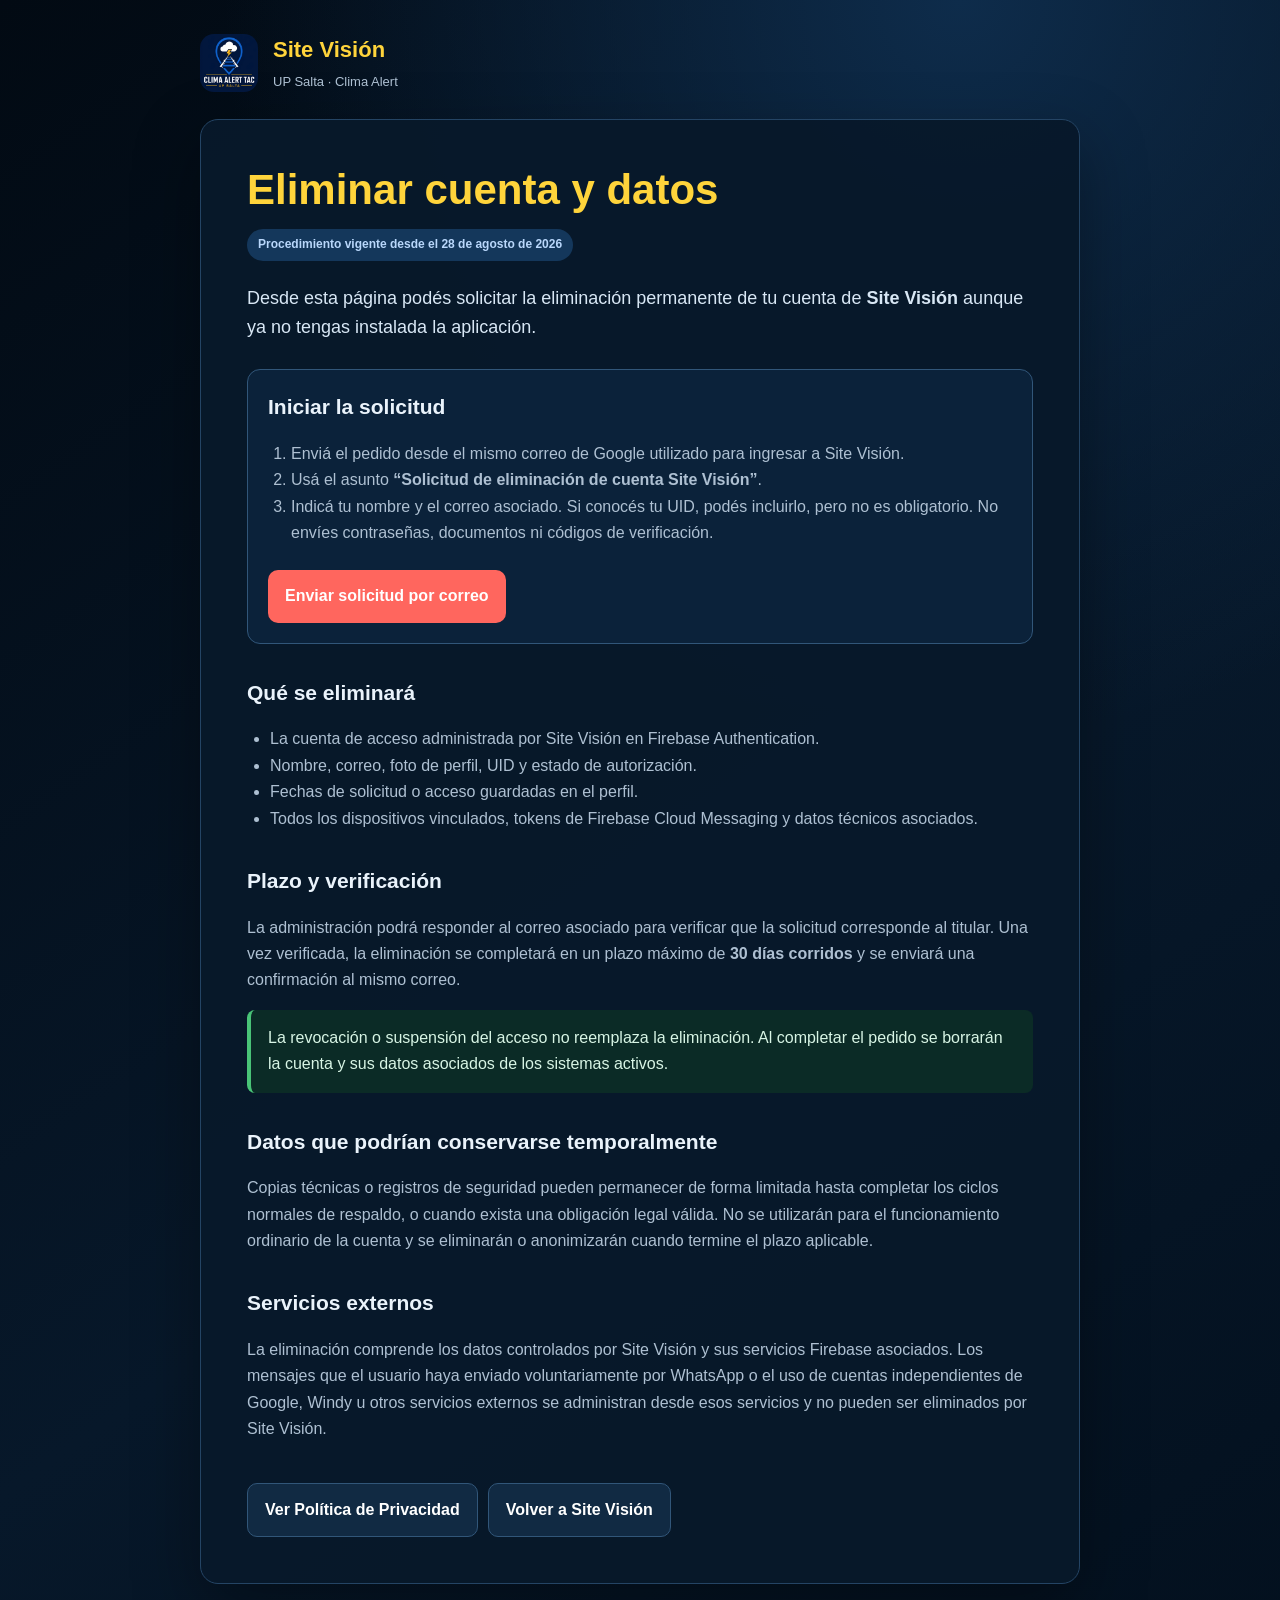
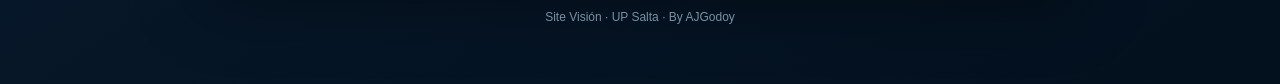
<file: eliminar-cuenta/index.html>
<!doctype html>
<html lang="es">
<head>
  <meta charset="utf-8">
  <meta name="viewport" content="width=device-width,initial-scale=1">
  <meta name="robots" content="index,follow">
  <title>Eliminar cuenta y datos | Site Visión</title>
  <meta name="description" content="Procedimiento para solicitar la eliminación de una cuenta de Site Visión y sus datos asociados.">
  <style>
    :root{--bg:#04101d;--panel:#091a2d;--line:#244464;--text:#eaf3fb;--muted:#aec0d2;--blue:#2673e3;--yellow:#ffd43b;--danger:#ff665e;--green:#49c477}
    *{box-sizing:border-box}html{color-scheme:dark}body{margin:0;background:radial-gradient(circle at 75% 0,#0e2c4b 0,transparent 38%),linear-gradient(145deg,#020a13,#07182a 58%,#03101e);color:var(--text);font:16px/1.65 "Segoe UI",Roboto,Arial,sans-serif}
    a{color:#80b8ff}.shell{width:min(880px,calc(100% - 32px));margin:0 auto;padding:32px 0 56px}.brand{display:flex;align-items:center;gap:15px;margin-bottom:24px}.brand img{width:58px;height:58px;border-radius:14px}.brand strong{display:block;color:var(--yellow);font-size:22px}.brand span{color:var(--muted);font-size:13px}.card{background:rgba(8,24,42,.96);border:1px solid var(--line);border-radius:18px;padding:clamp(22px,5vw,46px);box-shadow:0 24px 65px rgba(0,0,0,.35)}
    h1{margin:0;color:var(--yellow);font-size:clamp(28px,5vw,42px);line-height:1.15}h2{margin:32px 0 10px;font-size:21px}p,li{color:var(--muted)}ol,ul{padding-left:23px}.lead{font-size:18px;color:#d8e7f5}.updated{display:inline-block;margin:15px 0 5px;padding:6px 11px;border-radius:999px;background:#14375b;color:#b9d7fb;font-size:12px;font-weight:700}.request{margin:26px 0;padding:20px;border:1px solid #315679;border-radius:13px;background:#0b223a}.button{display:inline-flex;align-items:center;justify-content:center;margin-top:8px;padding:13px 17px;border-radius:10px;text-decoration:none;font-weight:900;background:var(--danger);color:#fff}.button.secondary{background:#112a43;border:1px solid #315679}.nav{display:flex;flex-wrap:wrap;gap:10px;margin-top:32px}.notice{padding:15px 17px;border-left:4px solid var(--green);border-radius:8px;background:#0b2b26;color:#d8f5e5}.footer{margin-top:24px;text-align:center;color:#7890a7;font-size:12px}
    @media(max-width:600px){.shell{width:min(100% - 20px,880px);padding-top:18px}.card{border-radius:13px;padding:21px}.brand img{width:48px;height:48px}.button{width:100%}}
  </style>
</head>
<body>
  <main class="shell">
    <header class="brand">
      <img src="/site-vision-icon-192.png" alt="Logo de Site Visión">
      <div><strong>Site Visión</strong><span>UP Salta · Clima Alert</span></div>
    </header>
    <article class="card">
      <h1>Eliminar cuenta y datos</h1>
      <span class="updated">Procedimiento vigente desde el 28 de agosto de 2026</span>
      <p class="lead">Desde esta página podés solicitar la eliminación permanente de tu cuenta de <strong>Site Visión</strong> aunque ya no tengas instalada la aplicación.</p>

      <section class="request">
        <h2 style="margin-top:0">Iniciar la solicitud</h2>
        <ol>
          <li>Enviá el pedido desde el mismo correo de Google utilizado para ingresar a Site Visión.</li>
          <li>Usá el asunto <strong>“Solicitud de eliminación de cuenta Site Visión”</strong>.</li>
          <li>Indicá tu nombre y el correo asociado. Si conocés tu UID, podés incluirlo, pero no es obligatorio. No envíes contraseñas, documentos ni códigos de verificación.</li>
        </ol>
        <a class="button" href="mailto:sitevision.revision@gmail.com?subject=Solicitud%20de%20eliminaci%C3%B3n%20de%20cuenta%20Site%20Visi%C3%B3n&body=Solicito%20la%20eliminaci%C3%B3n%20de%20mi%20cuenta%20de%20Site%20Visi%C3%B3n%20y%20de%20todos%20los%20datos%20asociados.%0A%0ANombre%3A%20%0ACorreo%20utilizado%20en%20la%20aplicaci%C3%B3n%3A%20%0AUID%20(opcional)%3A%20">Enviar solicitud por correo</a>
      </section>

      <h2>Qué se eliminará</h2>
      <ul>
        <li>La cuenta de acceso administrada por Site Visión en Firebase Authentication.</li>
        <li>Nombre, correo, foto de perfil, UID y estado de autorización.</li>
        <li>Fechas de solicitud o acceso guardadas en el perfil.</li>
        <li>Todos los dispositivos vinculados, tokens de Firebase Cloud Messaging y datos técnicos asociados.</li>
      </ul>

      <h2>Plazo y verificación</h2>
      <p>La administración podrá responder al correo asociado para verificar que la solicitud corresponde al titular. Una vez verificada, la eliminación se completará en un plazo máximo de <strong>30 días corridos</strong> y se enviará una confirmación al mismo correo.</p>
      <div class="notice">La revocación o suspensión del acceso no reemplaza la eliminación. Al completar el pedido se borrarán la cuenta y sus datos asociados de los sistemas activos.</div>

      <h2>Datos que podrían conservarse temporalmente</h2>
      <p>Copias técnicas o registros de seguridad pueden permanecer de forma limitada hasta completar los ciclos normales de respaldo, o cuando exista una obligación legal válida. No se utilizarán para el funcionamiento ordinario de la cuenta y se eliminarán o anonimizarán cuando termine el plazo aplicable.</p>

      <h2>Servicios externos</h2>
      <p>La eliminación comprende los datos controlados por Site Visión y sus servicios Firebase asociados. Los mensajes que el usuario haya enviado voluntariamente por WhatsApp o el uso de cuentas independientes de Google, Windy u otros servicios externos se administran desde esos servicios y no pueden ser eliminados por Site Visión.</p>

      <nav class="nav" aria-label="Enlaces relacionados">
        <a class="button secondary" href="/privacidad/">Ver Política de Privacidad</a>
        <a class="button secondary" href="/">Volver a Site Visión</a>
      </nav>
    </article>
    <div class="footer">Site Visión · UP Salta · By AJGodoy</div>
  </main>
</body>
</html>
</file>
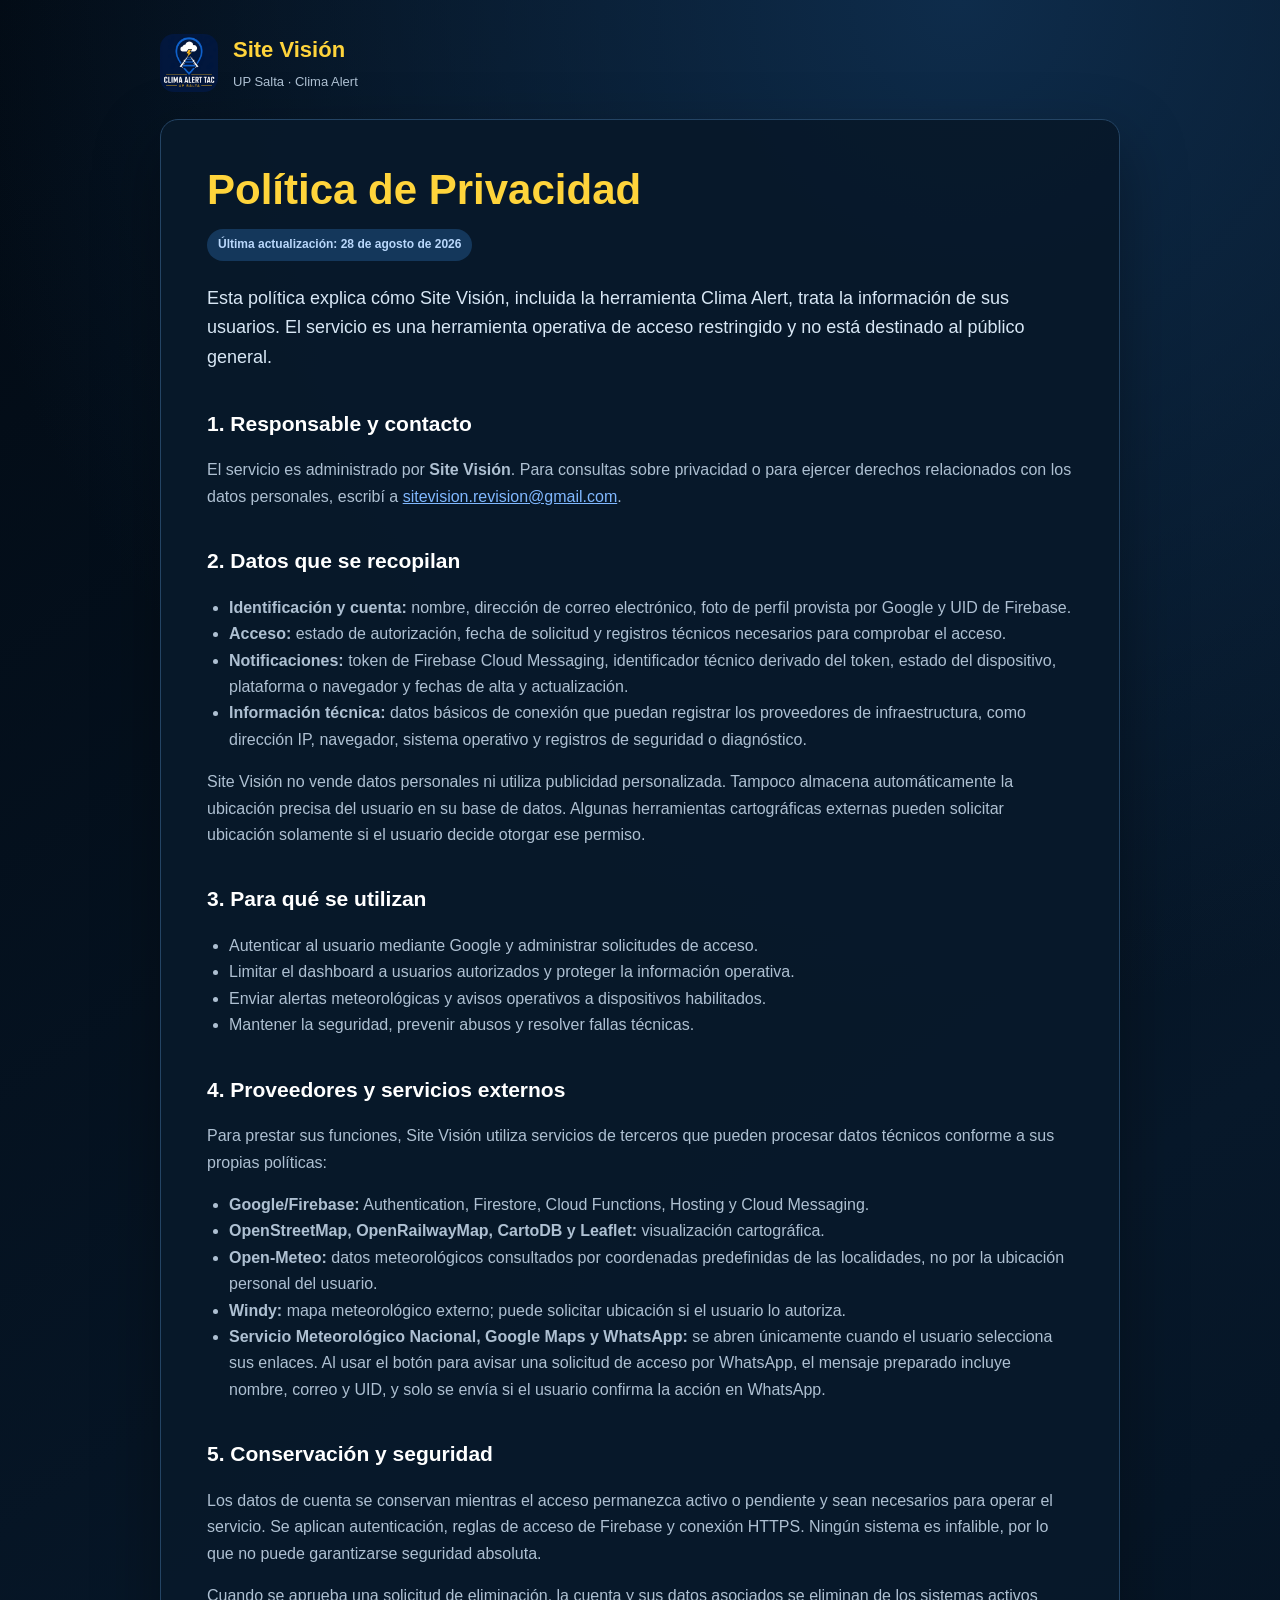
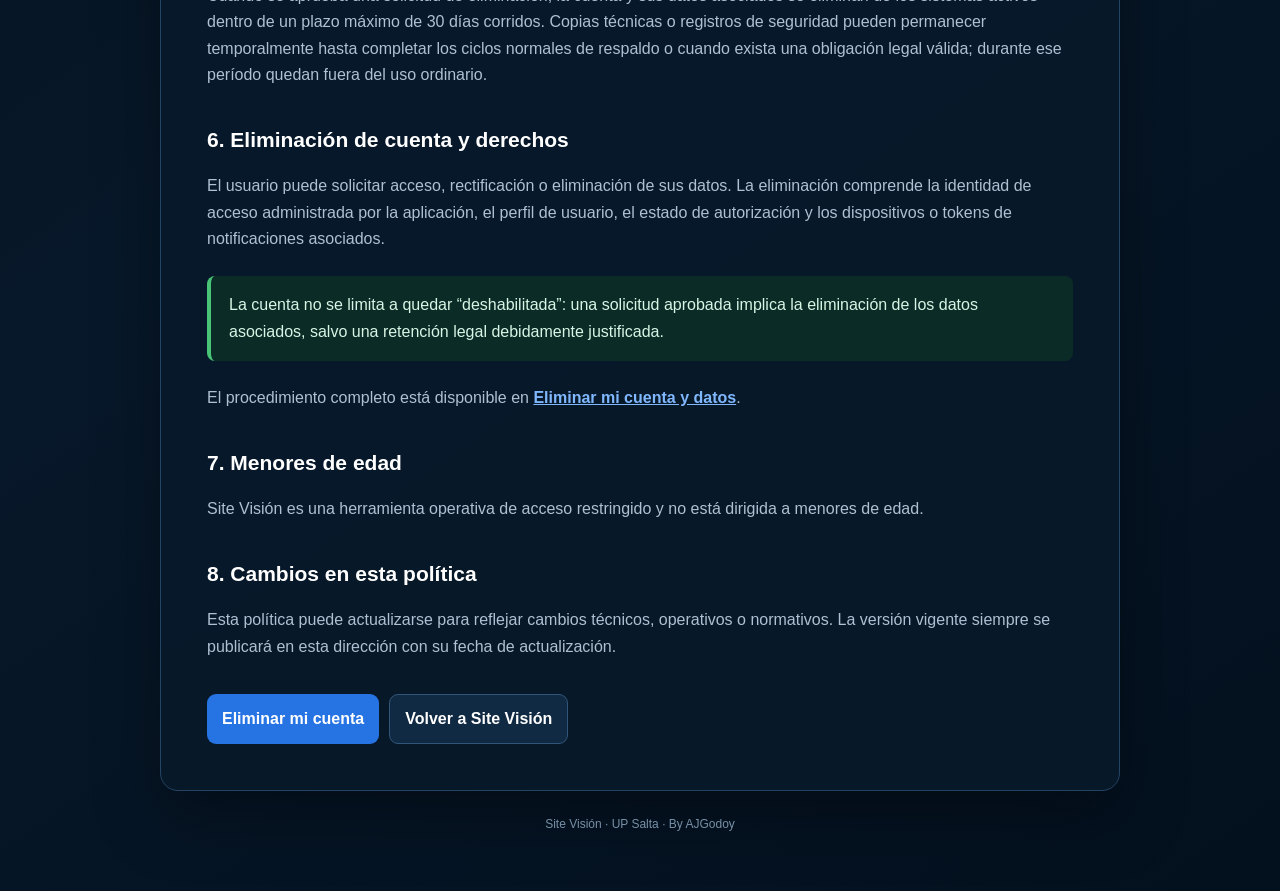
<file: privacidad/index.html>
<!doctype html>
<html lang="es">
<head>
  <meta charset="utf-8">
  <meta name="viewport" content="width=device-width,initial-scale=1">
  <meta name="robots" content="index,follow">
  <title>Política de Privacidad | Site Visión</title>
  <meta name="description" content="Política de Privacidad de Site Visión y Clima Alert — UP Salta.">
  <style>
    :root{--bg:#04101d;--panel:#091a2d;--line:#244464;--text:#eaf3fb;--muted:#aec0d2;--blue:#2673e3;--yellow:#ffd43b;--green:#49c477}
    *{box-sizing:border-box}html{color-scheme:dark}body{margin:0;background:radial-gradient(circle at 75% 0,#0e2c4b 0,transparent 38%),linear-gradient(145deg,#020a13,#07182a 58%,#03101e);color:var(--text);font:16px/1.65 "Segoe UI",Roboto,Arial,sans-serif}
    a{color:#80b8ff}.shell{width:min(960px,calc(100% - 32px));margin:0 auto;padding:32px 0 56px}.brand{display:flex;align-items:center;gap:15px;margin-bottom:24px}.brand img{width:58px;height:58px;border-radius:14px}.brand strong{display:block;color:var(--yellow);font-size:22px}.brand span{color:var(--muted);font-size:13px}.card{background:rgba(8,24,42,.96);border:1px solid var(--line);border-radius:18px;padding:clamp(22px,5vw,46px);box-shadow:0 24px 65px rgba(0,0,0,.35)}
    h1{margin:0;color:var(--yellow);font-size:clamp(28px,5vw,42px);line-height:1.15}h2{margin:34px 0 10px;color:#fff;font-size:21px}p,li{color:var(--muted)}ul{padding-left:22px}.lead{font-size:18px;color:#d8e7f5}.updated{display:inline-block;margin:15px 0 5px;padding:6px 11px;border-radius:999px;background:#14375b;color:#b9d7fb;font-size:12px;font-weight:700}.notice{margin:24px 0;padding:16px 18px;border-left:4px solid var(--green);border-radius:8px;background:#0b2b26;color:#d8f5e5}.nav{display:flex;flex-wrap:wrap;gap:10px;margin-top:34px}.button{display:inline-flex;align-items:center;justify-content:center;padding:11px 15px;border-radius:9px;text-decoration:none;font-weight:800;background:var(--blue);color:#fff}.button.secondary{background:#112a43;border:1px solid #315679}.footer{margin-top:24px;text-align:center;color:#7890a7;font-size:12px}
    @media(max-width:600px){.shell{width:min(100% - 20px,960px);padding-top:18px}.card{border-radius:13px;padding:21px}.brand img{width:48px;height:48px}}
  </style>
</head>
<body>
  <main class="shell">
    <header class="brand">
      <img src="/site-vision-icon-192.png" alt="Logo de Site Visión">
      <div><strong>Site Visión</strong><span>UP Salta · Clima Alert</span></div>
    </header>
    <article class="card">
      <h1>Política de Privacidad</h1>
      <span class="updated">Última actualización: 28 de agosto de 2026</span>
      <p class="lead">Esta política explica cómo Site Visión, incluida la herramienta Clima Alert, trata la información de sus usuarios. El servicio es una herramienta operativa de acceso restringido y no está destinado al público general.</p>

      <h2>1. Responsable y contacto</h2>
      <p>El servicio es administrado por <strong>Site Visión</strong>. Para consultas sobre privacidad o para ejercer derechos relacionados con los datos personales, escribí a <a href="mailto:sitevision.revision@gmail.com">sitevision.revision@gmail.com</a>.</p>

      <h2>2. Datos que se recopilan</h2>
      <ul>
        <li><strong>Identificación y cuenta:</strong> nombre, dirección de correo electrónico, foto de perfil provista por Google y UID de Firebase.</li>
        <li><strong>Acceso:</strong> estado de autorización, fecha de solicitud y registros técnicos necesarios para comprobar el acceso.</li>
        <li><strong>Notificaciones:</strong> token de Firebase Cloud Messaging, identificador técnico derivado del token, estado del dispositivo, plataforma o navegador y fechas de alta y actualización.</li>
        <li><strong>Información técnica:</strong> datos básicos de conexión que puedan registrar los proveedores de infraestructura, como dirección IP, navegador, sistema operativo y registros de seguridad o diagnóstico.</li>
      </ul>
      <p>Site Visión no vende datos personales ni utiliza publicidad personalizada. Tampoco almacena automáticamente la ubicación precisa del usuario en su base de datos. Algunas herramientas cartográficas externas pueden solicitar ubicación solamente si el usuario decide otorgar ese permiso.</p>

      <h2>3. Para qué se utilizan</h2>
      <ul>
        <li>Autenticar al usuario mediante Google y administrar solicitudes de acceso.</li>
        <li>Limitar el dashboard a usuarios autorizados y proteger la información operativa.</li>
        <li>Enviar alertas meteorológicas y avisos operativos a dispositivos habilitados.</li>
        <li>Mantener la seguridad, prevenir abusos y resolver fallas técnicas.</li>
      </ul>

      <h2>4. Proveedores y servicios externos</h2>
      <p>Para prestar sus funciones, Site Visión utiliza servicios de terceros que pueden procesar datos técnicos conforme a sus propias políticas:</p>
      <ul>
        <li><strong>Google/Firebase:</strong> Authentication, Firestore, Cloud Functions, Hosting y Cloud Messaging.</li>
        <li><strong>OpenStreetMap, OpenRailwayMap, CartoDB y Leaflet:</strong> visualización cartográfica.</li>
        <li><strong>Open-Meteo:</strong> datos meteorológicos consultados por coordenadas predefinidas de las localidades, no por la ubicación personal del usuario.</li>
        <li><strong>Windy:</strong> mapa meteorológico externo; puede solicitar ubicación si el usuario lo autoriza.</li>
        <li><strong>Servicio Meteorológico Nacional, Google Maps y WhatsApp:</strong> se abren únicamente cuando el usuario selecciona sus enlaces. Al usar el botón para avisar una solicitud de acceso por WhatsApp, el mensaje preparado incluye nombre, correo y UID, y solo se envía si el usuario confirma la acción en WhatsApp.</li>
      </ul>

      <h2>5. Conservación y seguridad</h2>
      <p>Los datos de cuenta se conservan mientras el acceso permanezca activo o pendiente y sean necesarios para operar el servicio. Se aplican autenticación, reglas de acceso de Firebase y conexión HTTPS. Ningún sistema es infalible, por lo que no puede garantizarse seguridad absoluta.</p>
      <p>Cuando se aprueba una solicitud de eliminación, la cuenta y sus datos asociados se eliminan de los sistemas activos dentro de un plazo máximo de 30 días corridos. Copias técnicas o registros de seguridad pueden permanecer temporalmente hasta completar los ciclos normales de respaldo o cuando exista una obligación legal válida; durante ese período quedan fuera del uso ordinario.</p>

      <h2>6. Eliminación de cuenta y derechos</h2>
      <p>El usuario puede solicitar acceso, rectificación o eliminación de sus datos. La eliminación comprende la identidad de acceso administrada por la aplicación, el perfil de usuario, el estado de autorización y los dispositivos o tokens de notificaciones asociados.</p>
      <div class="notice">La cuenta no se limita a quedar “deshabilitada”: una solicitud aprobada implica la eliminación de los datos asociados, salvo una retención legal debidamente justificada.</div>
      <p>El procedimiento completo está disponible en <a href="/eliminar-cuenta/"><strong>Eliminar mi cuenta y datos</strong></a>.</p>

      <h2>7. Menores de edad</h2>
      <p>Site Visión es una herramienta operativa de acceso restringido y no está dirigida a menores de edad.</p>

      <h2>8. Cambios en esta política</h2>
      <p>Esta política puede actualizarse para reflejar cambios técnicos, operativos o normativos. La versión vigente siempre se publicará en esta dirección con su fecha de actualización.</p>

      <nav class="nav" aria-label="Enlaces relacionados">
        <a class="button" href="/eliminar-cuenta/">Eliminar mi cuenta</a>
        <a class="button secondary" href="/">Volver a Site Visión</a>
      </nav>
    </article>
    <div class="footer">Site Visión · UP Salta · By AJGodoy</div>
  </main>
</body>
</html>
</file>
